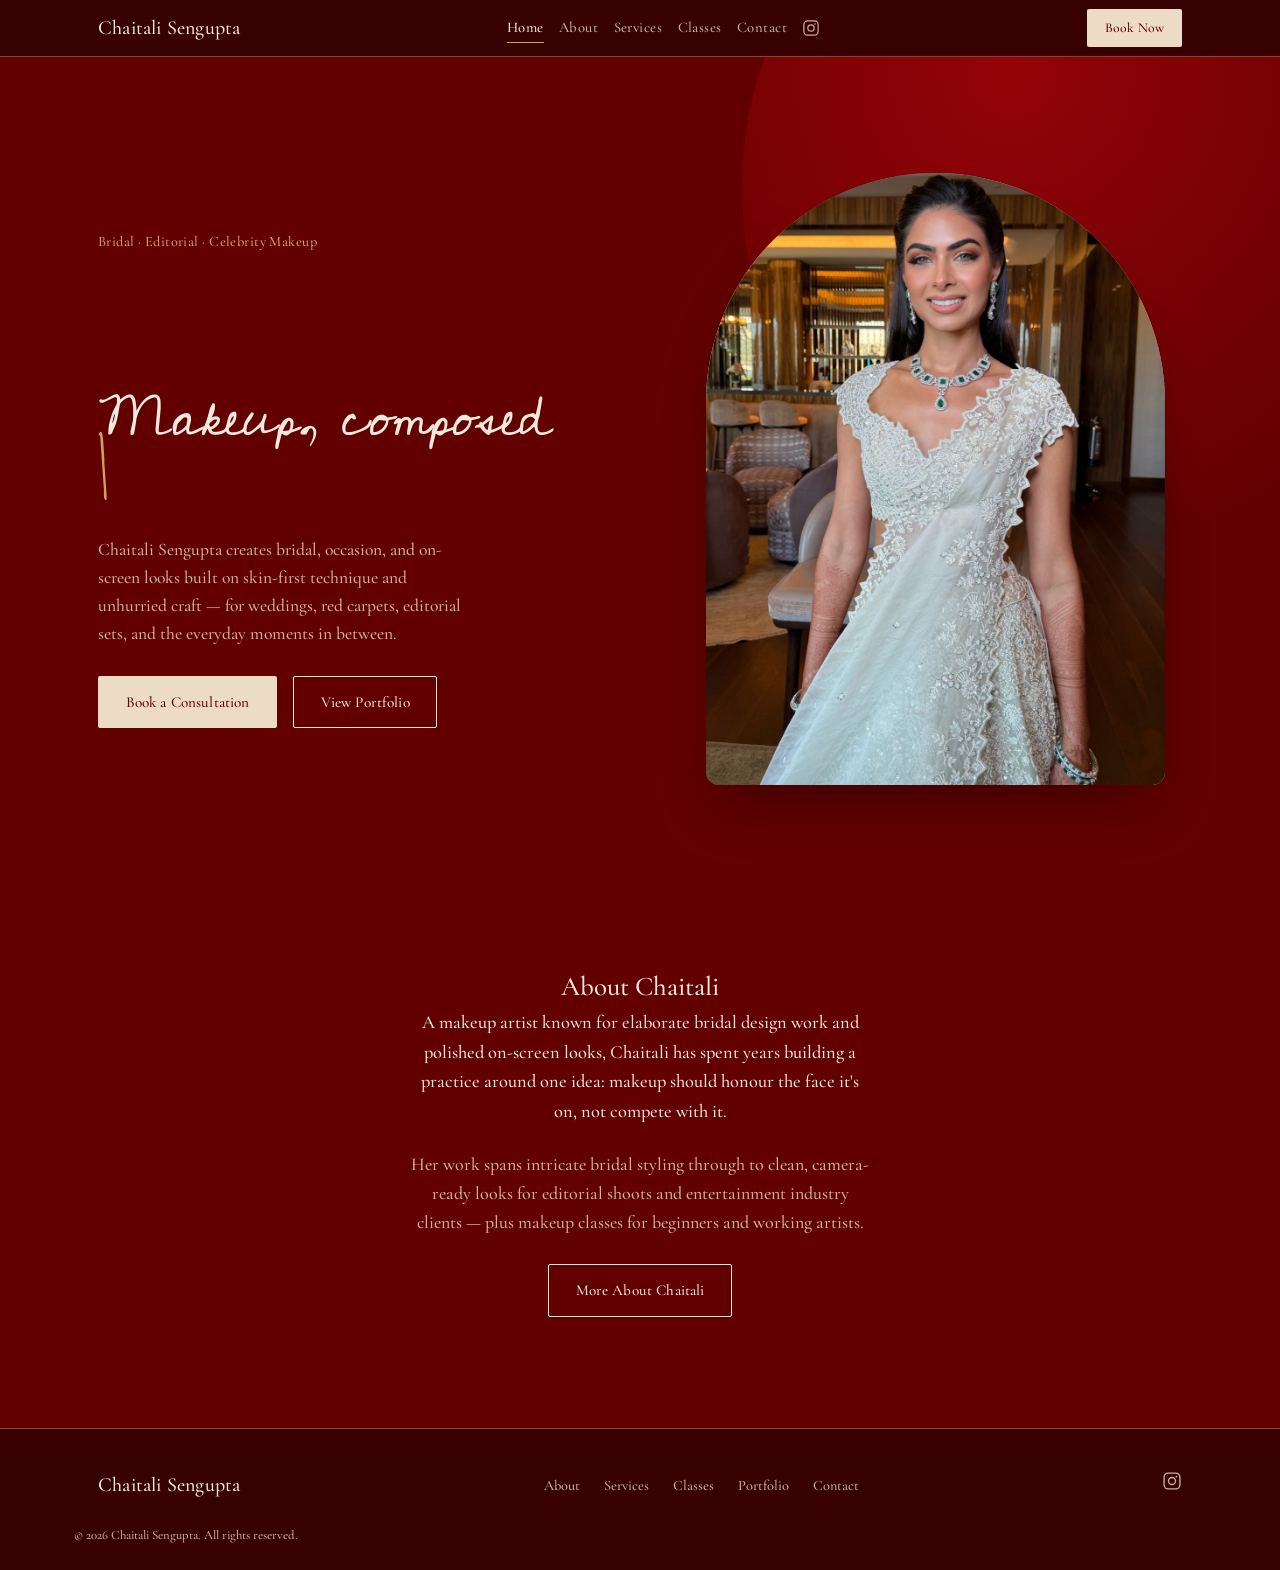
<file: index.html>
<!DOCTYPE html>
<html lang="en">
<head>
<meta charset="UTF-8">
<meta name="viewport" content="width=device-width, initial-scale=1.0">
<title>Chaitali Sengupta — Makeup Artist &amp; Educator</title>
<meta name="description" content="Chaitali Sengupta is a bridal, editorial &amp; celebrity makeup artist offering bookings and makeup classes.">
<link rel="icon" href="assets/images/favicon.svg" type="image/svg+xml">
<link rel="preconnect" href="https://fonts.googleapis.com">
<link rel="preconnect" href="https://fonts.gstatic.com" crossorigin>
<link href="https://fonts.googleapis.com/css2?family=Cedarville+Cursive&family=Cormorant+Garamond:ital,wght@0,400;0,500;0,600;0,700;1,400;1,500&display=swap" rel="stylesheet">
<link rel="stylesheet" href="css/styles.css?v=6">
</head>
<body>

<a class="skip-link" href="#main">Skip to content</a>

<header class="site-header">
  <div class="wrap header-inner">
    <a href="index.html" class="wordmark">Chaitali Sengupta</a>

    <nav class="main-nav" id="main-nav" aria-label="Primary">
      <a href="index.html" aria-current="page">Home</a>
      <a href="about.html">About</a>
      <a href="services.html">Services</a>
      <a href="classes.html">Classes</a>
      <a href="contact.html">Contact</a>
      <a href="https://www.instagram.com/facesbychaitalisengupta/" target="_blank" rel="noopener" class="nav-instagram" aria-label="Instagram">
        <svg viewBox="0 0 24 24" width="18" height="18" fill="none" stroke="currentColor" stroke-width="1.6"><rect x="2.5" y="2.5" width="19" height="19" rx="5"/><circle cx="12" cy="12" r="4.2"/><circle cx="17.3" cy="6.7" r="1.1" fill="currentColor" stroke="none"/></svg>
      </a>
      <a href="contact.html" class="btn btn-primary btn-small header-cta-mobile">Book Now</a>
    </nav>

    <a href="contact.html" class="btn btn-primary btn-small header-cta-desktop">Book Now</a>

    <button class="nav-toggle" id="nav-toggle" aria-expanded="false" aria-controls="main-nav" aria-label="Toggle menu">
      <span></span><span></span><span></span>
    </button>
  </div>
</header>

<main id="main">

  <!-- ============ HERO ============ -->
  <section class="hero">
    <div class="hero-arc" aria-hidden="true"></div>
    <div class="wrap hero-inner">
      <div class="hero-copy reveal">
        <p class="hero-kicker">Bridal &middot; Editorial &middot; Celebrity Makeup</p>
        <h1 class="hero-title hero-title-typewriter">
          <span class="sr-only">Makeup, composed with a quiet hand.</span>
          <span id="typewriter-text" class="typewriter-text" data-text="Makeup, composed\nwith a quiet hand." aria-hidden="true"></span><span class="typewriter-cursor" aria-hidden="true">|</span>
        </h1>
        <p class="hero-lede">
          Chaitali Sengupta creates bridal, occasion, and on-screen looks built on
          skin-first technique and unhurried craft — for weddings, red carpets,
          editorial sets, and the everyday moments in between.
        </p>
        <div class="hero-actions">
          <a href="contact.html" class="btn btn-primary">Book a Consultation</a>
          <a href="portfolio.html" class="btn btn-outline">View Portfolio</a>
        </div>
      </div>

      <div class="hero-portrait reveal">
        <div class="portrait-frame portrait-frame-crossfade">
          <img src="assets/images/photos/bridal-emerald-01.jpg" alt="Bridal makeup by Chaitali Sengupta — emerald jewellery and traditional draping">
          <img src="assets/images/photos/editorial-silver-sequin.jpg" alt="Editorial makeup by Chaitali Sengupta — silver sequin cape look">
          <img src="assets/images/photos/reception-ivory-02.jpg" alt="Reception makeup by Chaitali Sengupta — ivory embellished saree look">
        </div>
      </div>
    </div>
  </section>

  <!-- ============ ABOUT TEASER ============ -->
  <section class="about">
    <div class="wrap about-inner about-inner-text-only">
      <div class="about-copy">
        <div class="about-copy-part train-right">
          <h2>About Chaitali</h2>
          <p class="lede">
            A makeup artist known for elaborate bridal design work and polished
            on-screen looks, Chaitali has spent years building a practice around one
            idea: makeup should honour the face it's on, not compete with it.
          </p>
        </div>
        <div class="about-copy-part train-left">
          <p>
            Her work spans intricate bridal styling through to clean, camera-ready
            looks for editorial shoots and entertainment industry clients — plus
            makeup classes for beginners and working artists.
          </p>
          <div class="hero-actions">
            <a href="about.html" class="btn btn-outline">More About Chaitali</a>
          </div>
        </div>
      </div>
    </div>
  </section>


</main>

<footer class="site-footer">
  <div class="wrap footer-inner">
    <a href="index.html" class="wordmark">Chaitali Sengupta</a>
    <nav aria-label="Footer">
      <a href="about.html">About</a>
      <a href="services.html">Services</a>
      <a href="classes.html">Classes</a>
      <a href="portfolio.html">Portfolio</a>
      <a href="contact.html">Contact</a>
    </nav>
    <a href="https://www.instagram.com/facesbychaitalisengupta/" target="_blank" rel="noopener" class="footer-instagram" aria-label="Instagram">
      <svg viewBox="0 0 24 24" width="20" height="20" fill="none" stroke="currentColor" stroke-width="1.6"><rect x="2.5" y="2.5" width="19" height="19" rx="5"/><circle cx="12" cy="12" r="4.2"/><circle cx="17.3" cy="6.7" r="1.1" fill="currentColor" stroke="none"/></svg>
    </a>
  </div>
  <p class="footer-copy">&copy; <span id="year"></span> Chaitali Sengupta. All rights reserved.</p>
</footer>

<script src="js/main.js?v=5"></script>
</body>
</html>
</file>
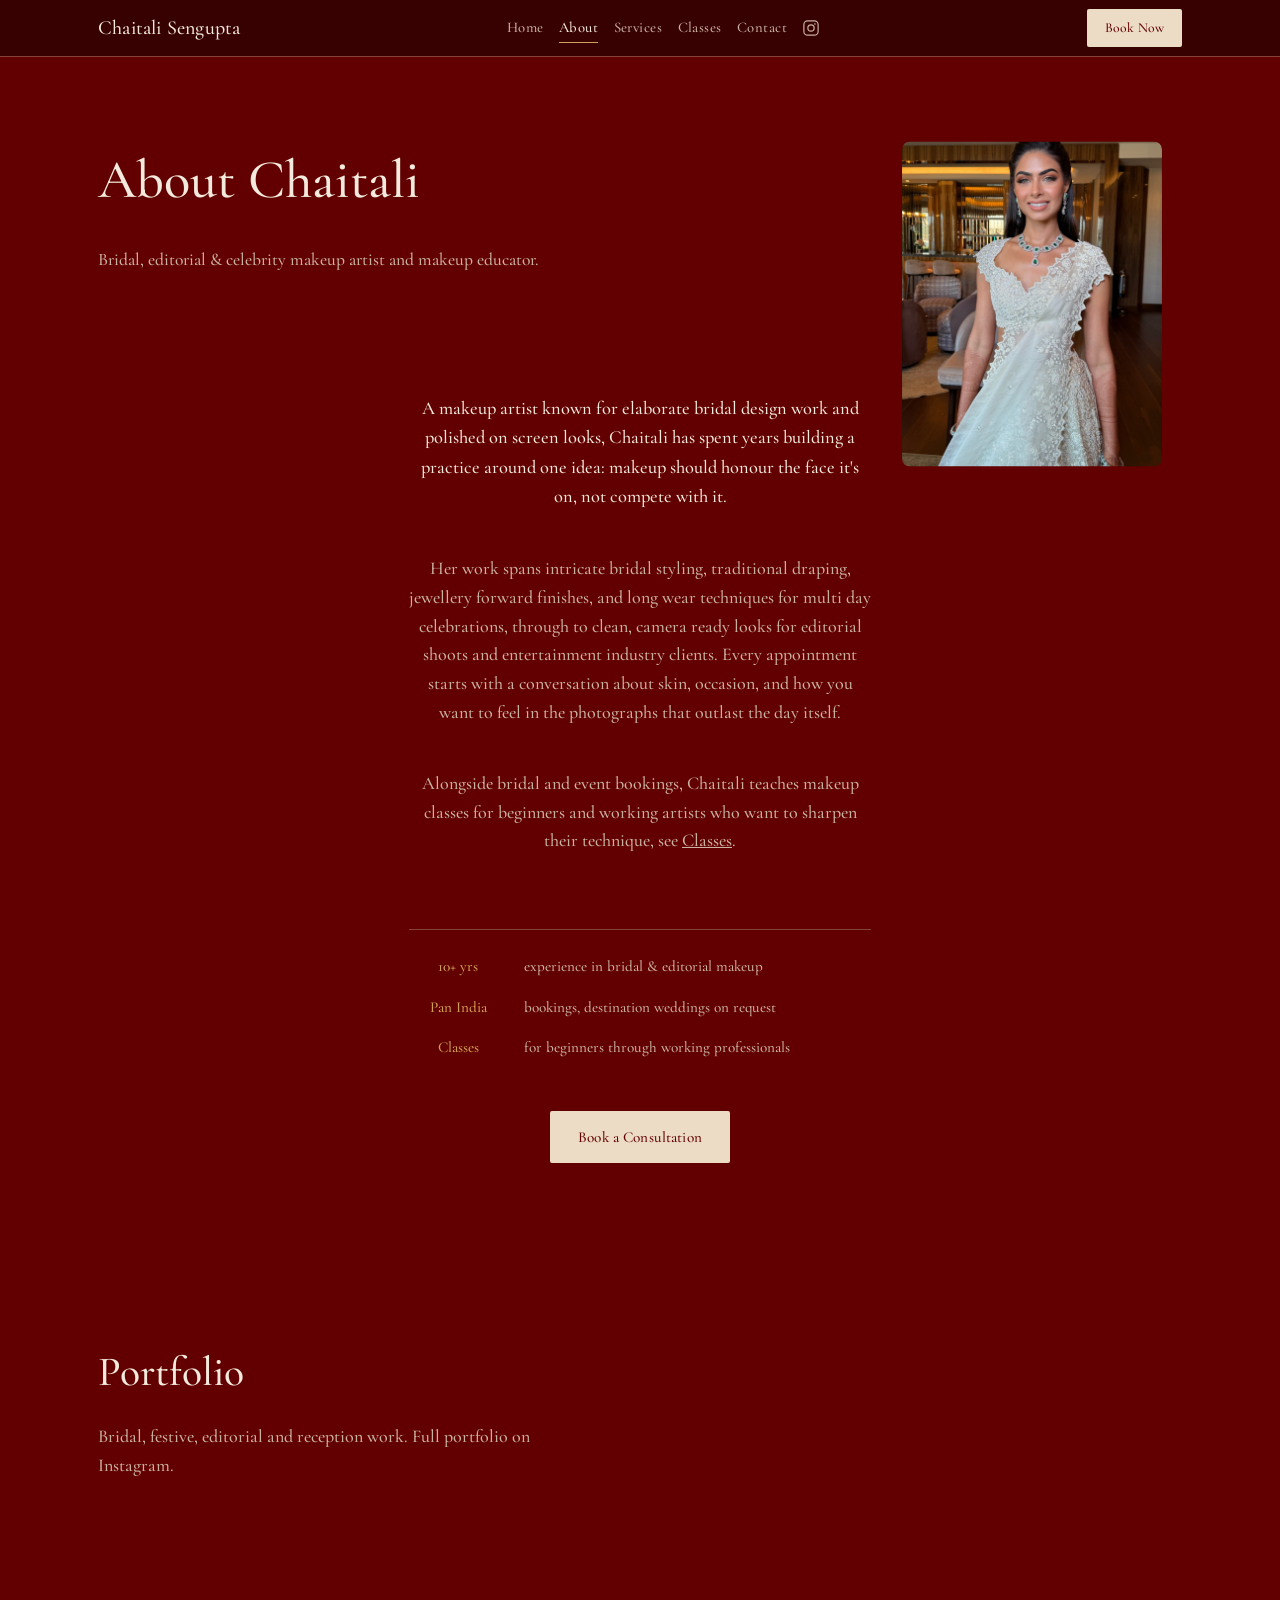
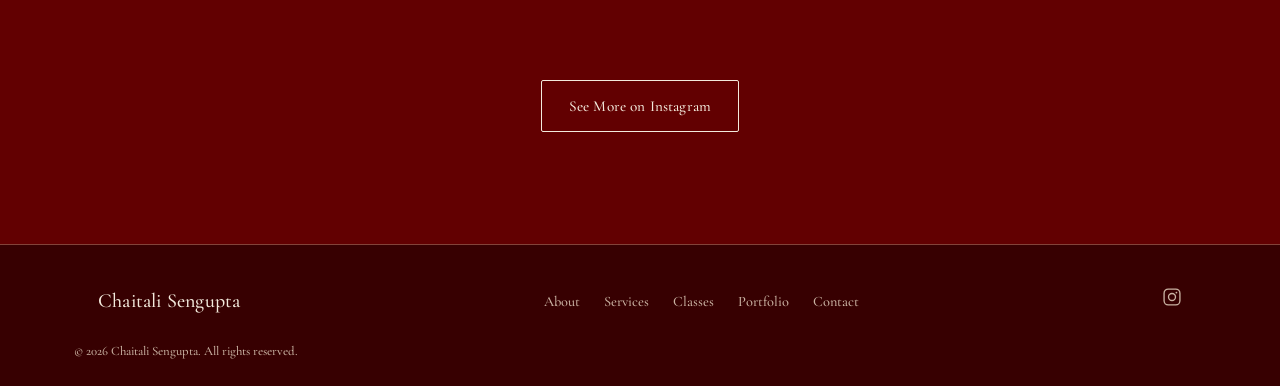
<file: about.html>
<!DOCTYPE html>
<html lang="en">
<head>
<meta charset="UTF-8">
<meta name="viewport" content="width=device-width, initial-scale=1.0">
<title>About | Chaitali Sengupta</title>
<meta name="description" content="About Chaitali Sengupta, bridal, editorial and celebrity makeup artist and makeup educator.">
<link rel="icon" href="assets/images/favicon.svg" type="image/svg+xml">
<link rel="preconnect" href="https://fonts.googleapis.com">
<link rel="preconnect" href="https://fonts.gstatic.com" crossorigin>
<link href="https://fonts.googleapis.com/css2?family=Cormorant+Garamond:ital,wght@0,400;0,500;0,600;0,700;1,400;1,500&display=swap" rel="stylesheet">
<link rel="stylesheet" href="css/styles.css?v=6">
</head>
<body>

<a class="skip-link" href="#main">Skip to content</a>

<header class="site-header">
  <div class="wrap header-inner">
    <a href="index.html" class="wordmark">Chaitali Sengupta</a>

    <nav class="main-nav" id="main-nav" aria-label="Primary">
      <a href="index.html">Home</a>
      <a href="about.html" aria-current="page">About</a>
      <a href="services.html">Services</a>
      <a href="classes.html">Classes</a>
      <a href="contact.html">Contact</a>
      <a href="https://www.instagram.com/facesbychaitalisengupta/" target="_blank" rel="noopener" class="nav-instagram" aria-label="Instagram">
        <svg viewBox="0 0 24 24" width="18" height="18" fill="none" stroke="currentColor" stroke-width="1.6"><rect x="2.5" y="2.5" width="19" height="19" rx="5"/><circle cx="12" cy="12" r="4.2"/><circle cx="17.3" cy="6.7" r="1.1" fill="currentColor" stroke="none"/></svg>
      </a>
      <a href="contact.html" class="btn btn-primary btn-small header-cta-mobile">Book Now</a>
    </nav>

    <a href="contact.html" class="btn btn-primary btn-small header-cta-desktop">Book Now</a>

    <button class="nav-toggle" id="nav-toggle" aria-expanded="false" aria-controls="main-nav" aria-label="Toggle menu">
      <span></span><span></span><span></span>
    </button>
  </div>
</header>

<main id="main">

  <div class="wrap page-header">
    <h1>About Chaitali</h1>
    <p>Bridal, editorial &amp; celebrity makeup artist and makeup educator.</p>
  </div>

  <section class="about about-portfolio-merge">
    <div class="wrap about-inner about-inner-text-only">
      <div class="about-copy">
        <p class="lede">
          A makeup artist known for elaborate bridal design work and polished
          on screen looks, Chaitali has spent years building a practice around one
          idea: makeup should honour the face it's on, not compete with it.
        </p>
        <p>
          Her work spans intricate bridal styling, traditional draping, jewellery forward
          finishes, and long wear techniques for multi day celebrations, through to
          clean, camera ready looks for editorial shoots and entertainment industry
          clients. Every appointment starts with a conversation about skin, occasion,
          and how you want to feel in the photographs that outlast the day itself.
        </p>
        <p>
          Alongside bridal and event bookings, Chaitali teaches makeup classes for
          beginners and working artists who want to sharpen their technique,
          see <a href="classes.html" style="text-decoration:underline;">Classes</a>.
        </p>
        <ul class="about-facts">
          <li><span>10+ yrs</span>experience in bridal &amp; editorial makeup</li>
          <li><span>Pan India</span>bookings, destination weddings on request</li>
          <li><span>Classes</span>for beginners through working professionals</li>
        </ul>
        <div class="hero-actions">
          <a href="contact.html" class="btn btn-primary">Book a Consultation</a>
        </div>
      </div>
    </div>
  </section>

  <!-- Scroll-following photo: glued to the right edge of the viewport,
       tracking scroll position vertically while the About copy scrolls
       past, then docks horizontally onto the marquee's anchored first
       slot once the pinned dock stage below engages. -->
  <div class="follow-photo is-following" id="follow-photo" aria-hidden="true" style="left: 1262px; top: 304px;">
    <img src="assets/images/photos/reception-ivory-02.jpg" alt="">
  </div>

  <!-- ============ PORTFOLIO (revealed by the follow-photo dock) ============ -->
  <section class="portfolio" id="portfolio">
    <div class="wrap">
      <div class="section-head reveal">
        <h2>Portfolio</h2>
        <p>Bridal, festive, editorial and reception work. Full portfolio on Instagram.</p>
      </div>

      <div class="portfolio-dock-spacer" id="portfolio-dock-spacer">
      <div class="portfolio-dock-stage" id="portfolio-dock-stage">
      <div class="portfolio-marquee" id="portfolio-marquee">
        <div class="portfolio-marquee-anchor" id="portfolio-marquee-anchor" aria-hidden="true"></div>
        <div class="portfolio-marquee-viewport">
        <div class="portfolio-marquee-track">
          <figure class="portfolio-marquee-card">
            <img src="assets/images/thumbs/bridal-emerald-01.jpg" alt="Bridal makeup, emerald jewellery and veil">
            <figcaption class="gallery-scrim"><span class="gallery-tag">Bridal</span></figcaption>
          </figure>
          <figure class="portfolio-marquee-card">
            <img src="assets/images/thumbs/bridal-emerald-02.jpg" alt="Bridal makeup detail, emerald choker">
            <figcaption class="gallery-scrim"><span class="gallery-tag">Bridal</span></figcaption>
          </figure>
          <figure class="portfolio-marquee-card">
            <img src="assets/images/thumbs/editorial-silver-sequin.jpg" alt="Editorial makeup, silver sequin cape">
            <figcaption class="gallery-scrim"><span class="gallery-tag">Editorial</span></figcaption>
          </figure>
          <figure class="portfolio-marquee-card">
            <img src="assets/images/thumbs/reception-navy-gown.jpg" alt="Reception makeup, navy gown">
            <figcaption class="gallery-scrim"><span class="gallery-tag">Reception</span></figcaption>
          </figure>
          <figure class="portfolio-marquee-card">
            <img src="assets/images/thumbs/festive-gold-01.jpg" alt="Festive gold beaded makeup look">
            <figcaption class="gallery-scrim"><span class="gallery-tag">Festive</span></figcaption>
          </figure>
          <figure class="portfolio-marquee-card">
            <img src="assets/images/thumbs/reception-ivory-01.jpg" alt="Reception makeup, ivory embellished blouse">
            <figcaption class="gallery-scrim"><span class="gallery-tag">Reception</span></figcaption>
          </figure>
          <figure class="portfolio-marquee-card">
            <img src="assets/images/thumbs/party-navy-corset.jpg" alt="Party makeup, navy corset look">
            <figcaption class="gallery-scrim"><span class="gallery-tag">Party</span></figcaption>
          </figure>
          <figure class="portfolio-marquee-card">
            <img src="assets/images/thumbs/festive-gold-02.jpg" alt="Festive gold beaded makeup, doorway portrait">
            <figcaption class="gallery-scrim"><span class="gallery-tag">Festive</span></figcaption>
          </figure>
          <figure class="portfolio-marquee-card">
            <img src="assets/images/thumbs/reception-ivory-02.jpg" alt="Reception makeup, ivory saree-style look">
            <figcaption class="gallery-scrim"><span class="gallery-tag">Reception</span></figcaption>
          </figure>
          <!-- duplicated for a seamless loop -->
          <figure class="portfolio-marquee-card" aria-hidden="true">
            <img src="assets/images/thumbs/bridal-emerald-01.jpg" alt="">
            <figcaption class="gallery-scrim"><span class="gallery-tag">Bridal</span></figcaption>
          </figure>
          <figure class="portfolio-marquee-card" aria-hidden="true">
            <img src="assets/images/thumbs/bridal-emerald-02.jpg" alt="">
            <figcaption class="gallery-scrim"><span class="gallery-tag">Bridal</span></figcaption>
          </figure>
          <figure class="portfolio-marquee-card" aria-hidden="true">
            <img src="assets/images/thumbs/editorial-silver-sequin.jpg" alt="">
            <figcaption class="gallery-scrim"><span class="gallery-tag">Editorial</span></figcaption>
          </figure>
          <figure class="portfolio-marquee-card" aria-hidden="true">
            <img src="assets/images/thumbs/reception-navy-gown.jpg" alt="">
            <figcaption class="gallery-scrim"><span class="gallery-tag">Reception</span></figcaption>
          </figure>
          <figure class="portfolio-marquee-card" aria-hidden="true">
            <img src="assets/images/thumbs/festive-gold-01.jpg" alt="">
            <figcaption class="gallery-scrim"><span class="gallery-tag">Festive</span></figcaption>
          </figure>
          <figure class="portfolio-marquee-card" aria-hidden="true">
            <img src="assets/images/thumbs/reception-ivory-01.jpg" alt="">
            <figcaption class="gallery-scrim"><span class="gallery-tag">Reception</span></figcaption>
          </figure>
          <figure class="portfolio-marquee-card" aria-hidden="true">
            <img src="assets/images/thumbs/party-navy-corset.jpg" alt="">
            <figcaption class="gallery-scrim"><span class="gallery-tag">Party</span></figcaption>
          </figure>
          <figure class="portfolio-marquee-card" aria-hidden="true">
            <img src="assets/images/thumbs/festive-gold-02.jpg" alt="">
            <figcaption class="gallery-scrim"><span class="gallery-tag">Festive</span></figcaption>
          </figure>
          <figure class="portfolio-marquee-card" aria-hidden="true">
            <img src="assets/images/thumbs/reception-ivory-02.jpg" alt="">
            <figcaption class="gallery-scrim"><span class="gallery-tag">Reception</span></figcaption>
          </figure>
        </div>
        </div>
      </div>
      </div>
      </div>

      <div class="portfolio-cta reveal">
        <a href="https://www.instagram.com/facesbychaitalisengupta/" target="_blank" rel="noopener" class="btn btn-outline">
          See More on Instagram
        </a>
      </div>
    </div>
  </section>

</main>

<footer class="site-footer">
  <div class="wrap footer-inner">
    <a href="index.html" class="wordmark">Chaitali Sengupta</a>
    <nav aria-label="Footer">
      <a href="about.html">About</a>
      <a href="services.html">Services</a>
      <a href="classes.html">Classes</a>
      <a href="portfolio.html">Portfolio</a>
      <a href="contact.html">Contact</a>
    </nav>
    <a href="https://www.instagram.com/facesbychaitalisengupta/" target="_blank" rel="noopener" class="footer-instagram" aria-label="Instagram">
      <svg viewBox="0 0 24 24" width="20" height="20" fill="none" stroke="currentColor" stroke-width="1.6"><rect x="2.5" y="2.5" width="19" height="19" rx="5"/><circle cx="12" cy="12" r="4.2"/><circle cx="17.3" cy="6.7" r="1.1" fill="currentColor" stroke="none"/></svg>
    </a>
  </div>
  <p class="footer-copy">&copy; <span id="year"></span> Chaitali Sengupta. All rights reserved.</p>
</footer>

<script src="js/main.js?v=21"></script>
</body>
</html>
</file>
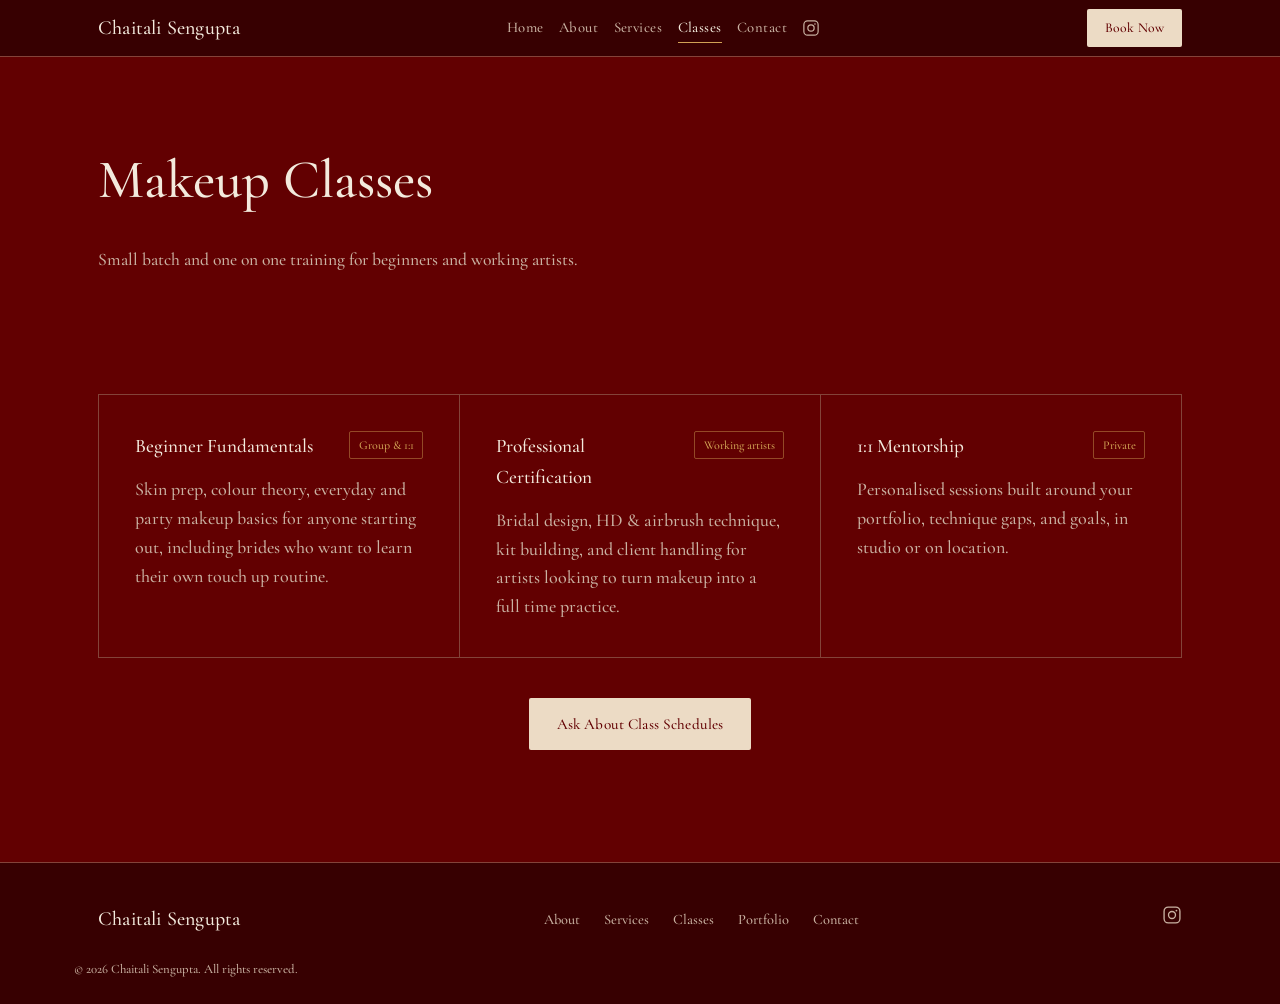
<file: classes.html>
<!DOCTYPE html>
<html lang="en">
<head>
<meta charset="UTF-8">
<meta name="viewport" content="width=device-width, initial-scale=1.0">
<title>Makeup Classes | Chaitali Sengupta</title>
<meta name="description" content="Beginner, professional certification, and one on one makeup classes with Chaitali Sengupta.">
<link rel="icon" href="assets/images/favicon.svg" type="image/svg+xml">
<link rel="preconnect" href="https://fonts.googleapis.com">
<link rel="preconnect" href="https://fonts.gstatic.com" crossorigin>
<link href="https://fonts.googleapis.com/css2?family=Cormorant+Garamond:ital,wght@0,400;0,500;0,600;0,700;1,400;1,500&display=swap" rel="stylesheet">
<link rel="stylesheet" href="css/styles.css?v=6">
</head>
<body>

<a class="skip-link" href="#main">Skip to content</a>

<header class="site-header">
  <div class="wrap header-inner">
    <a href="index.html" class="wordmark">Chaitali Sengupta</a>

    <nav class="main-nav" id="main-nav" aria-label="Primary">
      <a href="index.html">Home</a>
      <a href="about.html">About</a>
      <a href="services.html">Services</a>
      <a href="classes.html" aria-current="page">Classes</a>
      <a href="contact.html">Contact</a>
      <a href="https://www.instagram.com/facesbychaitalisengupta/" target="_blank" rel="noopener" class="nav-instagram" aria-label="Instagram">
        <svg viewBox="0 0 24 24" width="18" height="18" fill="none" stroke="currentColor" stroke-width="1.6"><rect x="2.5" y="2.5" width="19" height="19" rx="5"/><circle cx="12" cy="12" r="4.2"/><circle cx="17.3" cy="6.7" r="1.1" fill="currentColor" stroke="none"/></svg>
      </a>
      <a href="contact.html" class="btn btn-primary btn-small header-cta-mobile">Book Now</a>
    </nav>

    <a href="contact.html" class="btn btn-primary btn-small header-cta-desktop">Book Now</a>

    <button class="nav-toggle" id="nav-toggle" aria-expanded="false" aria-controls="main-nav" aria-label="Toggle menu">
      <span></span><span></span><span></span>
    </button>
  </div>
</header>

<main id="main">

  <div class="wrap page-header reveal">
    <h1>Makeup Classes</h1>
    <p>Small batch and one on one training for beginners and working artists.</p>
  </div>

  <section class="classes">
    <div class="wrap">
      <div class="class-list">
        <article class="class-row reveal">
          <div class="class-row-head">
            <h3>Beginner Fundamentals</h3>
            <span class="class-tag">Group &amp; 1:1</span>
          </div>
          <p>
            Skin prep, colour theory, everyday and party makeup basics for anyone
            starting out, including brides who want to learn their own touch up
            routine.
          </p>
        </article>

        <article class="class-row reveal">
          <div class="class-row-head">
            <h3>Professional Certification</h3>
            <span class="class-tag">Working artists</span>
          </div>
          <p>
            Bridal design, HD &amp; airbrush technique, kit building, and client
            handling for artists looking to turn makeup into a full time practice.
          </p>
        </article>

        <article class="class-row reveal">
          <div class="class-row-head">
            <h3>1:1 Mentorship</h3>
            <span class="class-tag">Private</span>
          </div>
          <p>
            Personalised sessions built around your portfolio, technique gaps, and
            goals, in studio or on location.
          </p>
        </article>
      </div>

      <div class="classes-cta reveal">
        <a href="contact.html" class="btn btn-primary">Ask About Class Schedules</a>
      </div>
    </div>
  </section>

</main>

<footer class="site-footer">
  <div class="wrap footer-inner">
    <a href="index.html" class="wordmark">Chaitali Sengupta</a>
    <nav aria-label="Footer">
      <a href="about.html">About</a>
      <a href="services.html">Services</a>
      <a href="classes.html">Classes</a>
      <a href="portfolio.html">Portfolio</a>
      <a href="contact.html">Contact</a>
    </nav>
    <a href="https://www.instagram.com/facesbychaitalisengupta/" target="_blank" rel="noopener" class="footer-instagram" aria-label="Instagram">
      <svg viewBox="0 0 24 24" width="20" height="20" fill="none" stroke="currentColor" stroke-width="1.6"><rect x="2.5" y="2.5" width="19" height="19" rx="5"/><circle cx="12" cy="12" r="4.2"/><circle cx="17.3" cy="6.7" r="1.1" fill="currentColor" stroke="none"/></svg>
    </a>
  </div>
  <p class="footer-copy">&copy; <span id="year"></span> Chaitali Sengupta. All rights reserved.</p>
</footer>

<script src="js/main.js?v=5"></script>
</body>
</html>
</file>
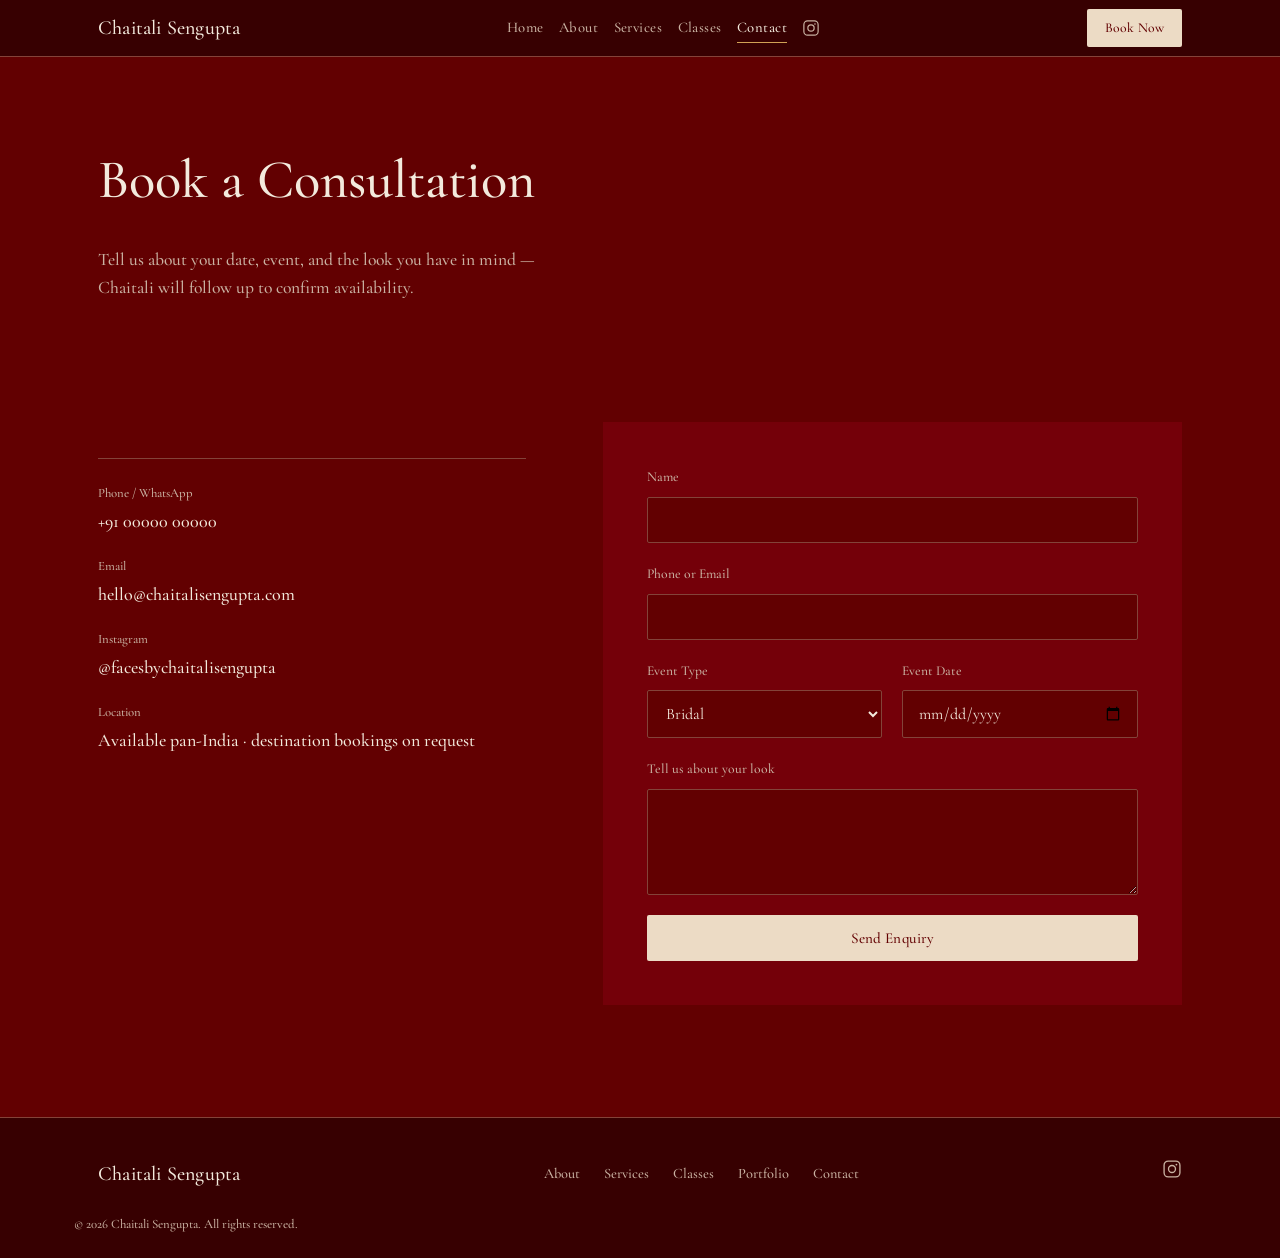
<file: contact.html>
<!DOCTYPE html>
<html lang="en">
<head>
<meta charset="UTF-8">
<meta name="viewport" content="width=device-width, initial-scale=1.0">
<title>Contact — Chaitali Sengupta</title>
<meta name="description" content="Book a consultation with Chaitali Sengupta for bridal, party, editorial makeup or makeup classes.">
<link rel="icon" href="assets/images/favicon.svg" type="image/svg+xml">
<link rel="preconnect" href="https://fonts.googleapis.com">
<link rel="preconnect" href="https://fonts.gstatic.com" crossorigin>
<link href="https://fonts.googleapis.com/css2?family=Cormorant+Garamond:ital,wght@0,400;0,500;0,600;0,700;1,400;1,500&display=swap" rel="stylesheet">
<link rel="stylesheet" href="css/styles.css?v=6">
</head>
<body>

<a class="skip-link" href="#main">Skip to content</a>

<header class="site-header">
  <div class="wrap header-inner">
    <a href="index.html" class="wordmark">Chaitali Sengupta</a>

    <nav class="main-nav" id="main-nav" aria-label="Primary">
      <a href="index.html">Home</a>
      <a href="about.html">About</a>
      <a href="services.html">Services</a>
      <a href="classes.html">Classes</a>
      <a href="contact.html" aria-current="page">Contact</a>
      <a href="https://www.instagram.com/facesbychaitalisengupta/" target="_blank" rel="noopener" class="nav-instagram" aria-label="Instagram">
        <svg viewBox="0 0 24 24" width="18" height="18" fill="none" stroke="currentColor" stroke-width="1.6"><rect x="2.5" y="2.5" width="19" height="19" rx="5"/><circle cx="12" cy="12" r="4.2"/><circle cx="17.3" cy="6.7" r="1.1" fill="currentColor" stroke="none"/></svg>
      </a>
      <a href="contact.html" class="btn btn-primary btn-small header-cta-mobile">Book Now</a>
    </nav>

    <a href="contact.html" class="btn btn-primary btn-small header-cta-desktop">Book Now</a>

    <button class="nav-toggle" id="nav-toggle" aria-expanded="false" aria-controls="main-nav" aria-label="Toggle menu">
      <span></span><span></span><span></span>
    </button>
  </div>
</header>

<main id="main">

  <div class="wrap page-header reveal">
    <h1>Book a Consultation</h1>
    <p>Tell us about your date, event, and the look you have in mind — Chaitali will follow up to confirm availability.</p>
  </div>

  <section class="contact">
    <div class="wrap contact-inner">
      <div class="contact-copy reveal">
        <ul class="contact-details">
          <li>
            <span class="contact-label">Phone / WhatsApp</span>
            <a href="https://wa.me/910000000000" target="_blank" rel="noopener">+91 00000 00000</a>
          </li>
          <li>
            <span class="contact-label">Email</span>
            <a href="mailto:hello@chaitalisengupta.com">hello@chaitalisengupta.com</a>
          </li>
          <li>
            <span class="contact-label">Instagram</span>
            <a href="https://www.instagram.com/facesbychaitalisengupta/" target="_blank" rel="noopener">@facesbychaitalisengupta</a>
          </li>
          <li>
            <span class="contact-label">Location</span>
            <span>Available pan-India &middot; destination bookings on request</span>
          </li>
        </ul>
      </div>

      <form class="contact-form reveal" action="mailto:hello@chaitalisengupta.com" method="post" enctype="text/plain">
        <div class="form-row">
          <label for="name">Name</label>
          <input type="text" id="name" name="Name" required autocomplete="name">
        </div>
        <div class="form-row">
          <label for="phone">Phone or Email</label>
          <input type="text" id="phone" name="Contact" required autocomplete="email">
        </div>
        <div class="form-row form-row-split">
          <div>
            <label for="event">Event Type</label>
            <select id="event" name="Event Type">
              <option>Bridal</option>
              <option>Party / Occasion</option>
              <option>Editorial / Celebrity</option>
              <option>Makeup Class</option>
              <option>Other</option>
            </select>
          </div>
          <div>
            <label for="date">Event Date</label>
            <input type="date" id="date" name="Event Date">
          </div>
        </div>
        <div class="form-row">
          <label for="message">Tell us about your look</label>
          <textarea id="message" name="Message" rows="4" required></textarea>
        </div>
        <button type="submit" class="btn btn-primary btn-full">Send Enquiry</button>
      </form>
    </div>
  </section>

</main>

<footer class="site-footer">
  <div class="wrap footer-inner">
    <a href="index.html" class="wordmark">Chaitali Sengupta</a>
    <nav aria-label="Footer">
      <a href="about.html">About</a>
      <a href="services.html">Services</a>
      <a href="classes.html">Classes</a>
      <a href="portfolio.html">Portfolio</a>
      <a href="contact.html">Contact</a>
    </nav>
    <a href="https://www.instagram.com/facesbychaitalisengupta/" target="_blank" rel="noopener" class="footer-instagram" aria-label="Instagram">
      <svg viewBox="0 0 24 24" width="20" height="20" fill="none" stroke="currentColor" stroke-width="1.6"><rect x="2.5" y="2.5" width="19" height="19" rx="5"/><circle cx="12" cy="12" r="4.2"/><circle cx="17.3" cy="6.7" r="1.1" fill="currentColor" stroke="none"/></svg>
    </a>
  </div>
  <p class="footer-copy">&copy; <span id="year"></span> Chaitali Sengupta. All rights reserved.</p>
</footer>

<script src="js/main.js?v=5"></script>
</body>
</html>
</file>
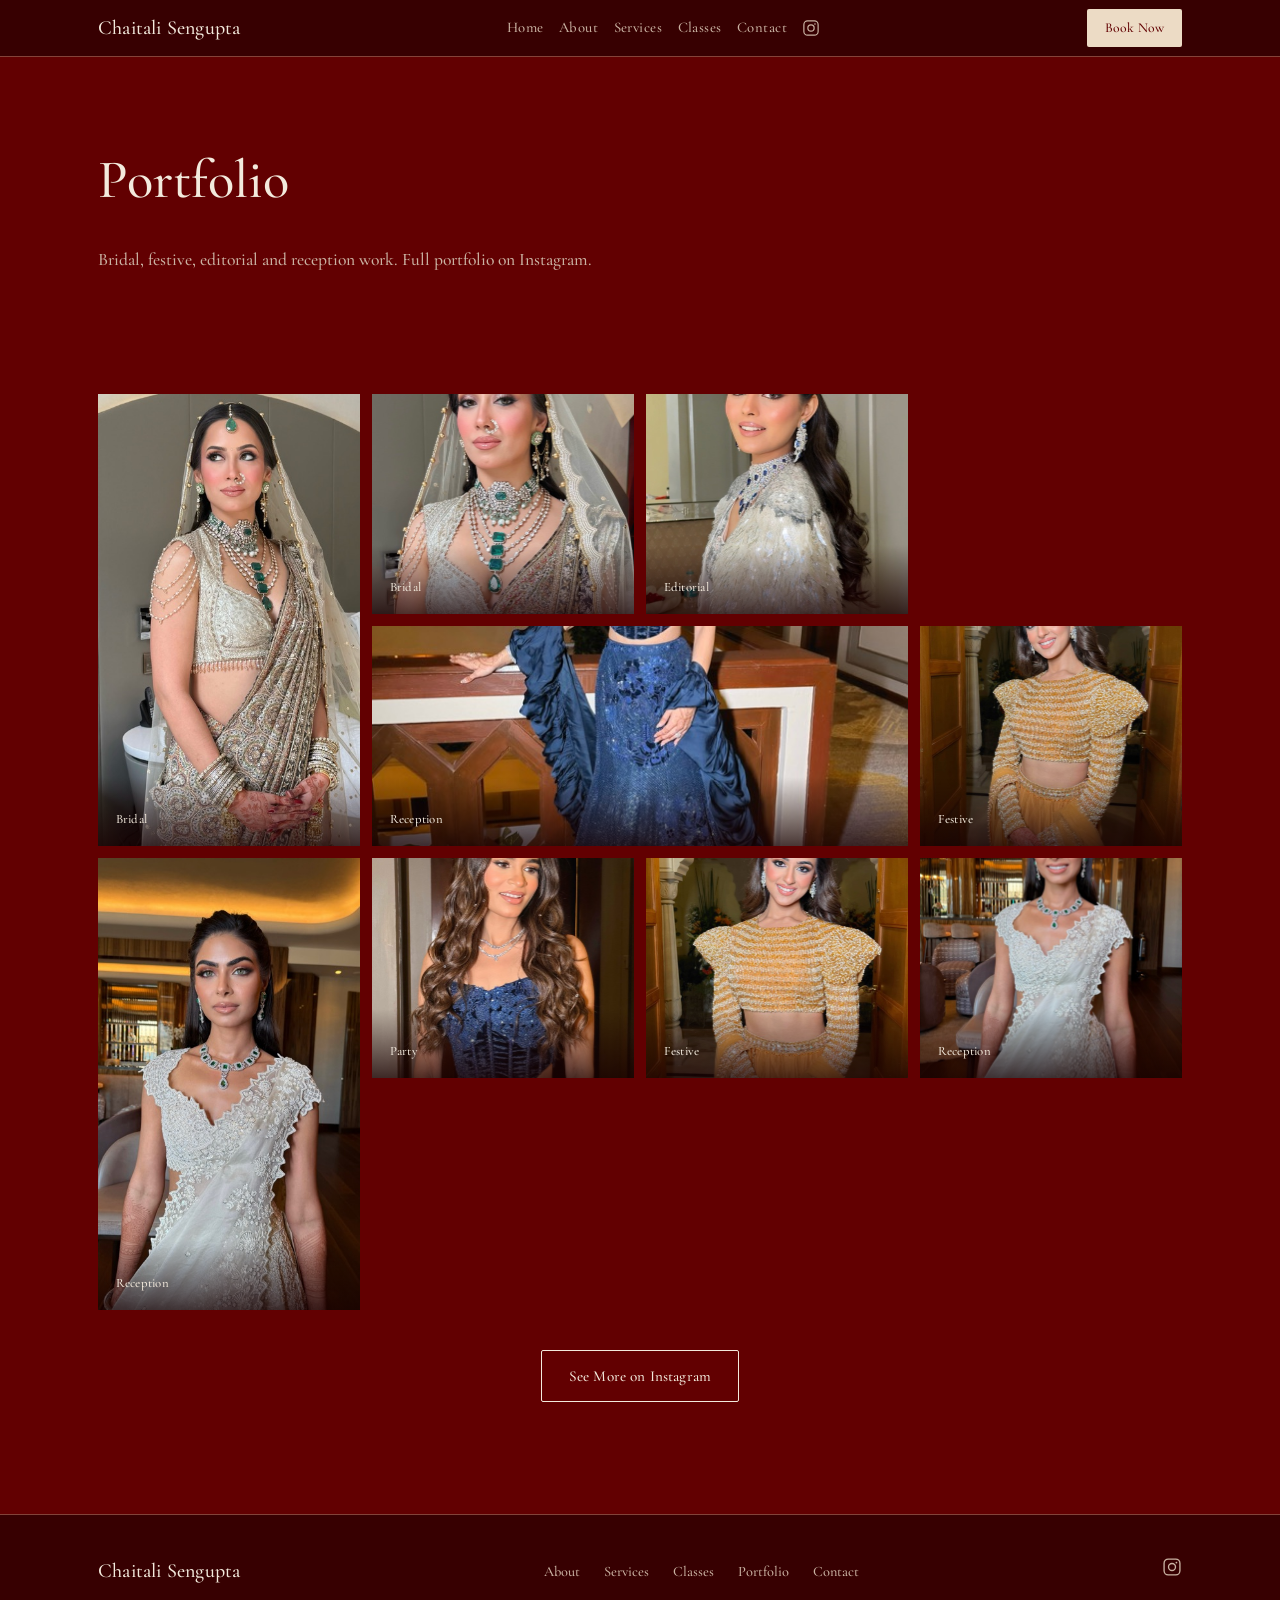
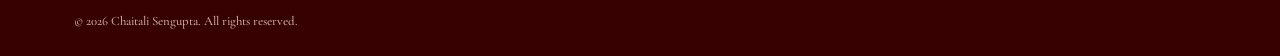
<file: portfolio.html>
<!DOCTYPE html>
<html lang="en">
<head>
<meta charset="UTF-8">
<meta name="viewport" content="width=device-width, initial-scale=1.0">
<title>Portfolio — Chaitali Sengupta</title>
<meta name="description" content="Bridal, editorial, festive and reception makeup portfolio by Chaitali Sengupta.">
<link rel="icon" href="assets/images/favicon.svg" type="image/svg+xml">
<link rel="preconnect" href="https://fonts.googleapis.com">
<link rel="preconnect" href="https://fonts.gstatic.com" crossorigin>
<link href="https://fonts.googleapis.com/css2?family=Cormorant+Garamond:ital,wght@0,400;0,500;0,600;0,700;1,400;1,500&display=swap" rel="stylesheet">
<link rel="stylesheet" href="css/styles.css?v=6">
</head>
<body>

<a class="skip-link" href="#main">Skip to content</a>

<header class="site-header">
  <div class="wrap header-inner">
    <a href="index.html" class="wordmark">Chaitali Sengupta</a>

    <nav class="main-nav" id="main-nav" aria-label="Primary">
      <a href="index.html">Home</a>
      <a href="about.html">About</a>
      <a href="services.html">Services</a>
      <a href="classes.html">Classes</a>
      <a href="contact.html">Contact</a>
      <a href="https://www.instagram.com/facesbychaitalisengupta/" target="_blank" rel="noopener" class="nav-instagram" aria-label="Instagram">
        <svg viewBox="0 0 24 24" width="18" height="18" fill="none" stroke="currentColor" stroke-width="1.6"><rect x="2.5" y="2.5" width="19" height="19" rx="5"/><circle cx="12" cy="12" r="4.2"/><circle cx="17.3" cy="6.7" r="1.1" fill="currentColor" stroke="none"/></svg>
      </a>
      <a href="contact.html" class="btn btn-primary btn-small header-cta-mobile">Book Now</a>
    </nav>

    <a href="contact.html" class="btn btn-primary btn-small header-cta-desktop">Book Now</a>

    <button class="nav-toggle" id="nav-toggle" aria-expanded="false" aria-controls="main-nav" aria-label="Toggle menu">
      <span></span><span></span><span></span>
    </button>
  </div>
</header>

<main id="main">

  <div class="wrap page-header reveal">
    <h1>Portfolio</h1>
    <p>Bridal, festive, editorial and reception work. Full portfolio on Instagram.</p>
  </div>

  <section class="portfolio">
    <div class="wrap">
      <div class="gallery">
        <figure class="gallery-item span-tall reveal">
          <img src="assets/images/thumbs/bridal-emerald-01.jpg" alt="Bridal makeup, emerald jewellery and veil">
          <figcaption class="gallery-scrim"><span class="gallery-tag">Bridal</span></figcaption>
        </figure>
        <figure class="gallery-item reveal">
          <img src="assets/images/thumbs/bridal-emerald-02.jpg" alt="Bridal makeup detail, emerald choker">
          <figcaption class="gallery-scrim"><span class="gallery-tag">Bridal</span></figcaption>
        </figure>
        <figure class="gallery-item reveal">
          <img src="assets/images/thumbs/editorial-silver-sequin.jpg" alt="Editorial makeup, silver sequin cape">
          <figcaption class="gallery-scrim"><span class="gallery-tag">Editorial</span></figcaption>
        </figure>
        <figure class="gallery-item span-wide reveal">
          <img src="assets/images/thumbs/reception-navy-gown.jpg" alt="Reception makeup, navy gown">
          <figcaption class="gallery-scrim"><span class="gallery-tag">Reception</span></figcaption>
        </figure>
        <figure class="gallery-item reveal">
          <img src="assets/images/thumbs/festive-gold-01.jpg" alt="Festive gold beaded makeup look">
          <figcaption class="gallery-scrim"><span class="gallery-tag">Festive</span></figcaption>
        </figure>
        <figure class="gallery-item span-tall reveal">
          <img src="assets/images/thumbs/reception-ivory-01.jpg" alt="Reception makeup, ivory embellished blouse">
          <figcaption class="gallery-scrim"><span class="gallery-tag">Reception</span></figcaption>
        </figure>
        <figure class="gallery-item reveal">
          <img src="assets/images/thumbs/party-navy-corset.jpg" alt="Party makeup, navy corset look">
          <figcaption class="gallery-scrim"><span class="gallery-tag">Party</span></figcaption>
        </figure>
        <figure class="gallery-item reveal">
          <img src="assets/images/thumbs/festive-gold-02.jpg" alt="Festive gold beaded makeup, doorway portrait">
          <figcaption class="gallery-scrim"><span class="gallery-tag">Festive</span></figcaption>
        </figure>
        <figure class="gallery-item reveal">
          <img src="assets/images/thumbs/reception-ivory-02.jpg" alt="Reception makeup, ivory saree-style look">
          <figcaption class="gallery-scrim"><span class="gallery-tag">Reception</span></figcaption>
        </figure>
      </div>

      <div class="portfolio-cta reveal">
        <a href="https://www.instagram.com/facesbychaitalisengupta/" target="_blank" rel="noopener" class="btn btn-outline">
          See More on Instagram
        </a>
      </div>
    </div>
  </section>

</main>

<footer class="site-footer">
  <div class="wrap footer-inner">
    <a href="index.html" class="wordmark">Chaitali Sengupta</a>
    <nav aria-label="Footer">
      <a href="about.html">About</a>
      <a href="services.html">Services</a>
      <a href="classes.html">Classes</a>
      <a href="portfolio.html">Portfolio</a>
      <a href="contact.html">Contact</a>
    </nav>
    <a href="https://www.instagram.com/facesbychaitalisengupta/" target="_blank" rel="noopener" class="footer-instagram" aria-label="Instagram">
      <svg viewBox="0 0 24 24" width="20" height="20" fill="none" stroke="currentColor" stroke-width="1.6"><rect x="2.5" y="2.5" width="19" height="19" rx="5"/><circle cx="12" cy="12" r="4.2"/><circle cx="17.3" cy="6.7" r="1.1" fill="currentColor" stroke="none"/></svg>
    </a>
  </div>
  <p class="footer-copy">&copy; <span id="year"></span> Chaitali Sengupta. All rights reserved.</p>
</footer>

<script src="js/main.js?v=5"></script>
</body>
</html>
</file>
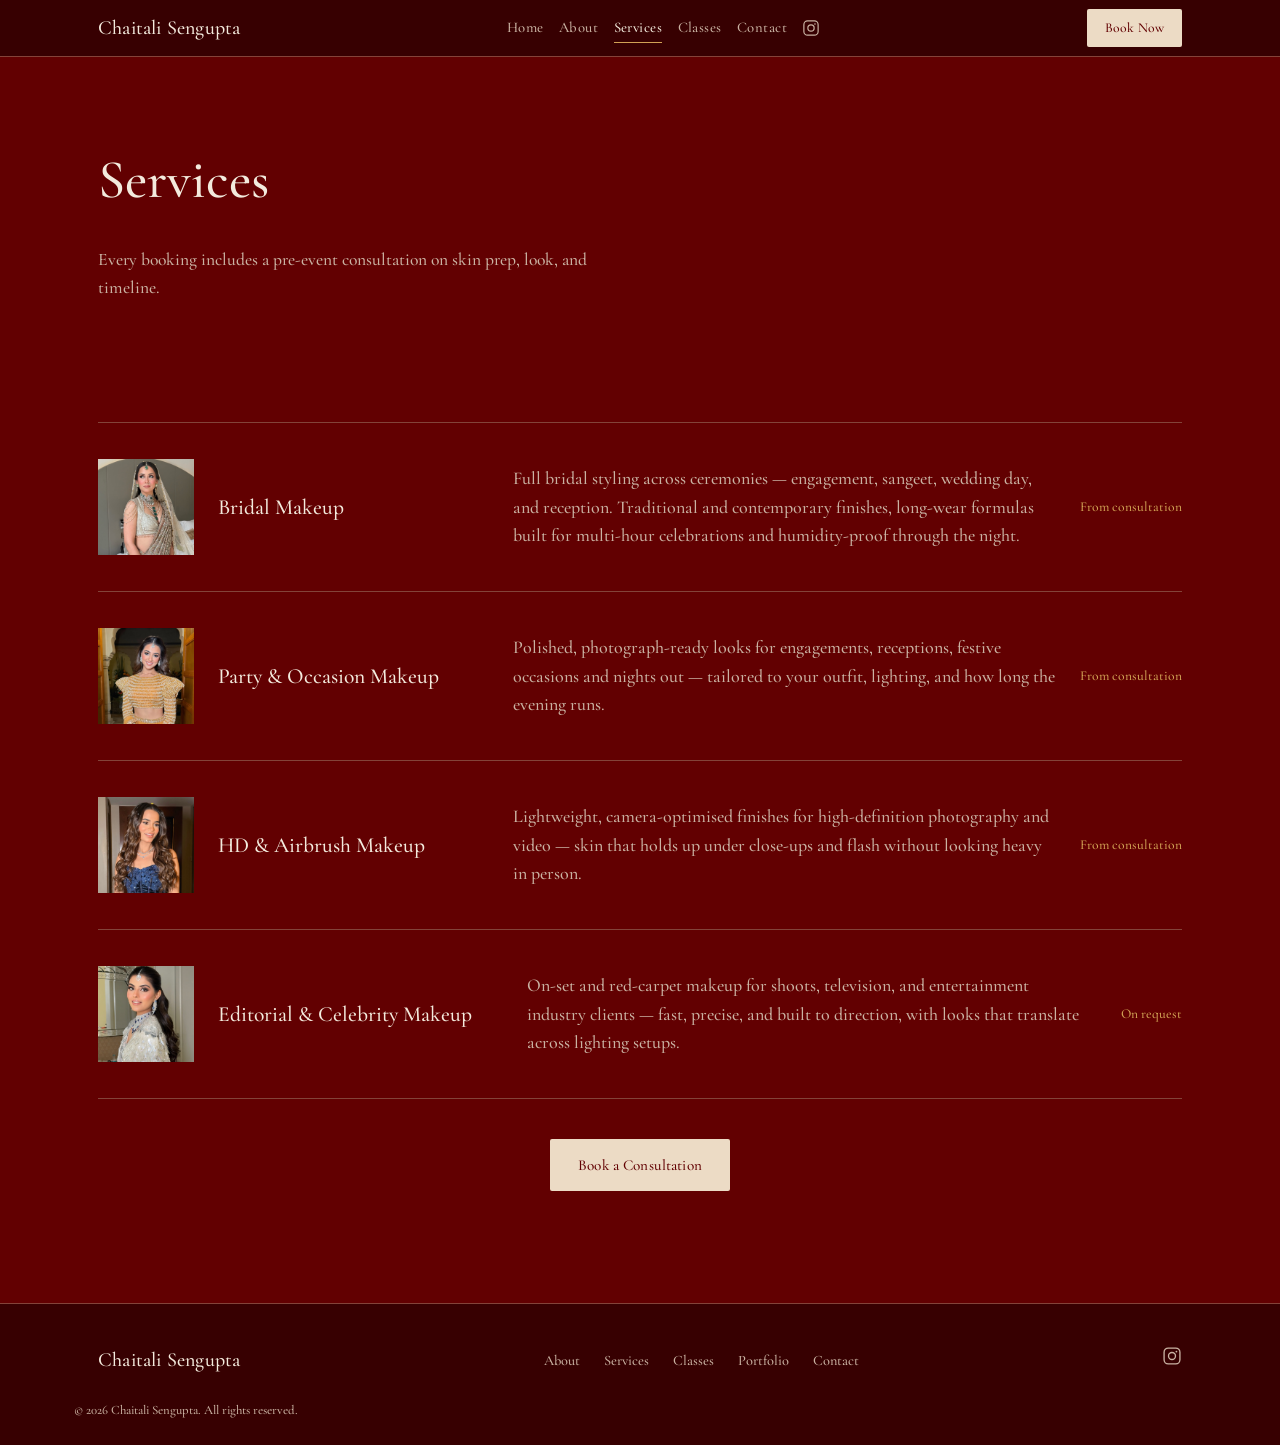
<file: services.html>
<!DOCTYPE html>
<html lang="en">
<head>
<meta charset="UTF-8">
<meta name="viewport" content="width=device-width, initial-scale=1.0">
<title>Services — Chaitali Sengupta</title>
<meta name="description" content="Bridal, party, HD and airbrush, editorial and celebrity makeup services by Chaitali Sengupta.">
<link rel="icon" href="assets/images/favicon.svg" type="image/svg+xml">
<link rel="preconnect" href="https://fonts.googleapis.com">
<link rel="preconnect" href="https://fonts.gstatic.com" crossorigin>
<link href="https://fonts.googleapis.com/css2?family=Cormorant+Garamond:ital,wght@0,400;0,500;0,600;0,700;1,400;1,500&display=swap" rel="stylesheet">
<link rel="stylesheet" href="css/styles.css?v=6">
</head>
<body>

<a class="skip-link" href="#main">Skip to content</a>

<header class="site-header">
  <div class="wrap header-inner">
    <a href="index.html" class="wordmark">Chaitali Sengupta</a>

    <nav class="main-nav" id="main-nav" aria-label="Primary">
      <a href="index.html">Home</a>
      <a href="about.html">About</a>
      <a href="services.html" aria-current="page">Services</a>
      <a href="classes.html">Classes</a>
      <a href="contact.html">Contact</a>
      <a href="https://www.instagram.com/facesbychaitalisengupta/" target="_blank" rel="noopener" class="nav-instagram" aria-label="Instagram">
        <svg viewBox="0 0 24 24" width="18" height="18" fill="none" stroke="currentColor" stroke-width="1.6"><rect x="2.5" y="2.5" width="19" height="19" rx="5"/><circle cx="12" cy="12" r="4.2"/><circle cx="17.3" cy="6.7" r="1.1" fill="currentColor" stroke="none"/></svg>
      </a>
      <a href="contact.html" class="btn btn-primary btn-small header-cta-mobile">Book Now</a>
    </nav>

    <a href="contact.html" class="btn btn-primary btn-small header-cta-desktop">Book Now</a>

    <button class="nav-toggle" id="nav-toggle" aria-expanded="false" aria-controls="main-nav" aria-label="Toggle menu">
      <span></span><span></span><span></span>
    </button>
  </div>
</header>

<main id="main">

  <div class="wrap page-header reveal">
    <h1>Services</h1>
    <p>Every booking includes a pre-event consultation on skin prep, look, and timeline.</p>
  </div>

  <section class="services">
    <div class="wrap">
      <div class="service-list">
        <article class="service-row reveal">
          <div class="service-thumb">
            <img src="assets/images/thumbs/bridal-emerald-01.jpg" alt="Bridal makeup, emerald jewellery">
          </div>
          <h3>Bridal Makeup</h3>
          <p>
            Full bridal styling across ceremonies — engagement, sangeet, wedding day,
            and reception. Traditional and contemporary finishes, long-wear formulas
            built for multi-hour celebrations and humidity-proof through the night.
          </p>
          <span class="service-price">From consultation</span>
        </article>

        <article class="service-row reveal">
          <div class="service-thumb">
            <img src="assets/images/thumbs/festive-gold-02.jpg" alt="Party and occasion makeup, gold beaded blouse">
          </div>
          <h3>Party &amp; Occasion Makeup</h3>
          <p>
            Polished, photograph-ready looks for engagements, receptions, festive
            occasions and nights out — tailored to your outfit, lighting, and how
            long the evening runs.
          </p>
          <span class="service-price">From consultation</span>
        </article>

        <article class="service-row reveal">
          <div class="service-thumb">
            <img src="assets/images/thumbs/party-navy-corset.jpg" alt="HD and airbrush makeup, close-up skin finish">
          </div>
          <h3>HD &amp; Airbrush Makeup</h3>
          <p>
            Lightweight, camera-optimised finishes for high-definition photography
            and video — skin that holds up under close-ups and flash without
            looking heavy in person.
          </p>
          <span class="service-price">From consultation</span>
        </article>

        <article class="service-row reveal">
          <div class="service-thumb">
            <img src="assets/images/thumbs/editorial-silver-sequin.jpg" alt="Editorial and celebrity makeup, sequin cape look">
          </div>
          <h3>Editorial &amp; Celebrity Makeup</h3>
          <p>
            On-set and red-carpet makeup for shoots, television, and entertainment
            industry clients — fast, precise, and built to direction, with looks
            that translate across lighting setups.
          </p>
          <span class="service-price">On request</span>
        </article>
      </div>

      <div class="classes-cta reveal">
        <a href="contact.html" class="btn btn-primary">Book a Consultation</a>
      </div>
    </div>
  </section>

</main>

<footer class="site-footer">
  <div class="wrap footer-inner">
    <a href="index.html" class="wordmark">Chaitali Sengupta</a>
    <nav aria-label="Footer">
      <a href="about.html">About</a>
      <a href="services.html">Services</a>
      <a href="classes.html">Classes</a>
      <a href="portfolio.html">Portfolio</a>
      <a href="contact.html">Contact</a>
    </nav>
    <a href="https://www.instagram.com/facesbychaitalisengupta/" target="_blank" rel="noopener" class="footer-instagram" aria-label="Instagram">
      <svg viewBox="0 0 24 24" width="20" height="20" fill="none" stroke="currentColor" stroke-width="1.6"><rect x="2.5" y="2.5" width="19" height="19" rx="5"/><circle cx="12" cy="12" r="4.2"/><circle cx="17.3" cy="6.7" r="1.1" fill="currentColor" stroke="none"/></svg>
    </a>
  </div>
  <p class="footer-copy">&copy; <span id="year"></span> Chaitali Sengupta. All rights reserved.</p>
</footer>

<script src="js/main.js?v=5"></script>
</body>
</html>
</file>
<file: css/styles.css>
/* ===================================================================
   Tokens
=================================================================== */
:root {
  /* red — the base surface */
  --bg: oklch(0.30 0.14 25);
  --bg-deep: oklch(0.20 0.10 22);
  --surface: oklch(0.35 0.145 26);
  --surface-2: oklch(0.46 0.09 30);
  --glow: oklch(0.42 0.17 28);

  /* beige — all text */
  --ink: oklch(0.94 0.020 75);
  --muted: oklch(0.78 0.035 55);

  /* interactive — beige fill, red text */
  --primary: oklch(0.90 0.035 75);
  --primary-deep: oklch(0.82 0.04 72);

  /* accent — warm gold, tags/dividers only */
  --accent: oklch(0.74 0.11 78);

  --white: oklch(1 0 0);

  --font-display: "Cormorant Garamond", serif;
  --font-body: "Cormorant Garamond", serif;
  --font-headline: "Cedarville Cursive", "Cormorant Garamond", cursive;
  --font-nav: "Cormorant Garamond", serif;

  --wrap: 1180px;
  --ease-out-expo: cubic-bezier(0.16, 1, 0.3, 1);

  --z-nav: 100;
  --z-cursor: 300;
}

/* ===================================================================
   Reset
=================================================================== */
*, *::before, *::after { box-sizing: border-box; }
html { scroll-behavior: smooth; }
@media (prefers-reduced-motion: reduce) {
  html { scroll-behavior: auto; }
}
body {
  margin: 0;
  background: var(--bg);
  color: var(--ink);
  font-family: var(--font-body);
  font-size: 18px;
  font-weight: 500;
  line-height: 1.6;
  -webkit-font-smoothing: antialiased;
}
img { max-width: 100%; display: block; }
h1, h2, h3 { font-family: var(--font-display); font-weight: 500; margin: 0; text-wrap: balance; }
p { margin: 0 0 1em; max-width: 62ch; }
p:last-child { margin-bottom: 0; }
a { color: inherit; text-decoration: none; }
ul { margin: 0; padding: 0; list-style: none; }
button { font-family: inherit; cursor: pointer; }
input, textarea, select { font-family: inherit; font-size: 1rem; }

.wrap {
  max-width: var(--wrap);
  margin-inline: auto;
  padding-inline: clamp(1.25rem, 4vw, 3rem);
}

.skip-link {
  position: absolute;
  left: -999px;
  top: 0;
  background: var(--primary);
  color: var(--bg);
  padding: 0.75em 1.25em;
  z-index: 1000;
}
.skip-link:focus { left: 1rem; top: 1rem; }

.sr-only {
  position: absolute;
  width: 1px;
  height: 1px;
  padding: 0;
  margin: -1px;
  overflow: hidden;
  clip: rect(0, 0, 0, 0);
  white-space: nowrap;
  border: 0;
}

/* ===================================================================
   Custom cursor
=================================================================== */
.cursor-dot { display: none; }
@media (hover: hover) and (pointer: fine) {
  body { cursor: none; }
  a, button, input, textarea, select { cursor: none; }

  .cursor-dot {
    display: block;
    position: fixed;
    top: 0;
    left: 0;
    width: 16px;
    height: 16px;
    margin: -8px 0 0 -8px;
    border-radius: 50%;
    background: var(--ink);
    pointer-events: none;
    z-index: var(--z-cursor);
    will-change: transform;
    transition: opacity 0.2s var(--ease-out-expo);
  }
  .cursor-dot.is-hidden { opacity: 0; }
}

/* ===================================================================
   Reveal animation
=================================================================== */
.reveal {
  opacity: 0;
  transform: translateY(16px);
  transition: opacity 0.7s var(--ease-out-expo), transform 0.7s var(--ease-out-expo);
}
.reveal.is-visible { opacity: 1; transform: translateY(0); }
@media (prefers-reduced-motion: reduce) {
  .reveal { opacity: 1; transform: none; transition: none; }
}

/* Train effect — photo enters from the left, text enters from the right,
   both meeting at center when the section scrolls into view. */
.train-left,
.train-right {
  opacity: 0;
  transition: opacity 1.86s var(--ease-out-expo), transform 1.86s var(--ease-out-expo);
  will-change: transform;
}
.train-left { transform: translateX(-42vw); }
.train-right { transform: translateX(42vw); }
.train-left.is-visible,
.train-right.is-visible {
  opacity: 1;
  transform: translateX(0);
}
@media (prefers-reduced-motion: reduce) {
  .train-left,
  .train-right {
    opacity: 1;
    transform: none;
    transition: none;
  }
}

/* ===================================================================
   Buttons
=================================================================== */
.btn {
  display: inline-flex;
  align-items: center;
  justify-content: center;
  gap: 0.5em;
  padding: 0.85em 1.75em;
  border-radius: 2px;
  font-size: 0.95rem;
  font-weight: 500;
  letter-spacing: 0.01em;
  border: 1px solid transparent;
  transition: background-color 0.3s var(--ease-out-expo), color 0.3s var(--ease-out-expo), border-color 0.3s var(--ease-out-expo);
  white-space: nowrap;
}
.btn-primary { background: var(--primary); color: var(--bg); }
.btn-primary:hover { background: var(--primary-deep); }
.btn-outline { border-color: var(--ink); color: var(--ink); }
.btn-outline:hover { background: var(--ink); color: var(--bg); }
.btn-small { padding: 0.55em 1.25em; font-size: 0.85rem; }
.btn-full { width: 100%; }

/* ===================================================================
   Header / Nav
=================================================================== */
.site-header {
  position: sticky;
  top: 0;
  z-index: var(--z-nav);
  background: var(--bg-deep);
  border-bottom: 1px solid var(--surface-2);
}
.header-inner {
  display: grid;
  grid-template-columns: auto 1fr auto;
  align-items: center;
  column-gap: 1.5rem;
  height: 56px;
}
.header-inner .main-nav { justify-self: center; }
.header-cta-desktop { justify-self: end; }
.nav-instagram {
  display: inline-flex;
  color: var(--muted);
  transition: color 0.3s var(--ease-out-expo);
}
.nav-instagram:hover { color: var(--ink); }
.wordmark {
  font-family: var(--font-display);
  font-size: 1.25rem;
  letter-spacing: 0.01em;
  color: var(--ink);
  white-space: nowrap;
  flex-shrink: 0;
}
.main-nav {
  display: flex;
  align-items: center;
  gap: clamp(0.65rem, 1.2vw, 1.35rem);
  font-size: 0.92rem;
  font-family: var(--font-nav);
  letter-spacing: 0.03em;
}
.main-nav a:not(.btn) {
  position: relative;
  padding-block: 0.25em;
  color: var(--muted);
}
.main-nav a:not(.btn)::after {
  content: "";
  position: absolute;
  left: 0; right: 100%;
  bottom: 0;
  height: 1px;
  background: var(--accent);
  transition: right 0.3s var(--ease-out-expo);
}
.main-nav a:not(.btn):hover { color: var(--ink); }
.main-nav a:not(.btn):hover::after { right: 0; }
.main-nav a[aria-current="page"] { color: var(--ink); }
.main-nav a[aria-current="page"]::after { right: 0; }

.nav-toggle {
  display: none;
  grid-column: 3;
  justify-self: end;
  flex-direction: column;
  justify-content: center;
  gap: 5px;
  width: 40px;
  height: 40px;
  background: none;
  border: none;
  padding: 0;
}
.header-cta-mobile { display: none; }
.nav-toggle span {
  display: block;
  height: 1.5px;
  background: var(--ink);
  width: 100%;
  transition: transform 0.3s var(--ease-out-expo), opacity 0.3s var(--ease-out-expo);
}
.nav-toggle[aria-expanded="true"] span:nth-child(1) { transform: translateY(6.5px) rotate(45deg); }
.nav-toggle[aria-expanded="true"] span:nth-child(2) { opacity: 0; }
.nav-toggle[aria-expanded="true"] span:nth-child(3) { transform: translateY(-6.5px) rotate(-45deg); }

/* ===================================================================
   Hero (home page)
=================================================================== */
.hero {
  position: relative;
  overflow: hidden;
  min-height: calc(100vh - 56px);
  min-height: calc(100dvh - 56px);
  display: flex;
  align-items: center;
  padding-block: clamp(2rem, 6vw, 4rem);
}
.hero > .wrap { width: 100%; }
.hero-arc {
  position: absolute;
  top: -30%;
  right: -18%;
  width: 60vw;
  height: 60vw;
  max-width: 780px;
  max-height: 780px;
  border-radius: 50%;
  background: radial-gradient(circle at 35% 35%, var(--glow), transparent 70%);
  z-index: 0;
}
.hero-inner {
  position: relative;
  z-index: 1;
  display: grid;
  grid-template-columns: 1fr minmax(300px, 494px);
  gap: clamp(2rem, 5vw, 4rem);
  align-items: center;
}
.hero-kicker {
  font-size: 0.9rem;
  letter-spacing: 0.03em;
  color: var(--accent);
  margin-bottom: 1.25em;
}
.hero-title {
  font-size: clamp(2.4rem, 5.5vw, 4.5rem);
  line-height: 1.05;
  letter-spacing: -0.02em;
  margin-bottom: 0.5em;
}
.hero-title-typewriter {
  font-family: var(--font-headline);
  font-size: clamp(2.1rem, 4.4vw, 3.6rem);
  font-weight: 400;
  text-wrap: normal;
  white-space: pre-line;
}
.typewriter-cursor {
  display: inline-block;
  color: var(--accent);
  font-weight: 300;
  animation: caret-blink 1s step-end infinite;
}
@media (prefers-reduced-motion: reduce) {
  .typewriter-cursor { animation: caret-blink 1.6s step-end infinite; }
}
@keyframes caret-blink {
  0%, 49% { opacity: 1; }
  50%, 100% { opacity: 0; }
}
.hero-lede {
  color: var(--muted);
  font-size: 1.1rem;
  max-width: 46ch;
}
.hero-actions {
  display: flex;
  flex-wrap: wrap;
  gap: 1rem;
  margin-top: 1.75rem;
}
.hero-portrait { display: flex; justify-content: center; }
.portrait-frame {
  width: min(494px, 100%, 51vh);
  max-height: 68vh;
  aspect-ratio: 3/4;
  border-radius: 286px 286px 16px 16px;
  overflow: hidden;
  position: relative;
  box-shadow: 0 30px 60px -20px oklch(0.10 0.08 22 / 0.55);
}
.portrait-frame img {
  width: 100%;
  height: 100%;
  object-fit: cover;
  object-position: top center;
}

/* Crossfade — three images cycling through the same frame */
.portrait-frame-crossfade img {
  position: absolute;
  inset: 0;
  animation: hero-crossfade 12s ease-in-out infinite;
}
.portrait-frame-crossfade img:nth-child(1) { animation-delay: 0s; }
.portrait-frame-crossfade img:nth-child(2) { animation-delay: -4s; }
.portrait-frame-crossfade img:nth-child(3) { animation-delay: -8s; }
@keyframes hero-crossfade {
  0%   { opacity: 0; }
  4%   { opacity: 1; }
  29%  { opacity: 1; }
  33%  { opacity: 0; }
  100% { opacity: 0; }
}
@media (prefers-reduced-motion: reduce) {
  .portrait-frame-crossfade img { animation: none; opacity: 0; }
  .portrait-frame-crossfade img:first-child { opacity: 1; }
}

/* ===================================================================
   Page header (subpages)
=================================================================== */
.page-header {
  padding-block: clamp(3rem, 7vw, 5rem) clamp(2.5rem, 5vw, 3.5rem);
}
.page-header h1 {
  font-size: clamp(2.2rem, 4.5vw, 3.4rem);
  margin-bottom: 0.4em;
}
.page-header p { color: var(--muted); font-size: 1.1rem; }


/* ===================================================================
   About
=================================================================== */
.about { padding-block: clamp(2rem, 6vw, 4rem) clamp(4rem, 9vw, 7rem); }
.about-inner {
  display: grid;
  grid-template-columns: 1.15fr 0.85fr;
  gap: clamp(2rem, 6vw, 4.5rem);
  align-items: start;
}
.about-inner-text-only {
  grid-template-columns: 1fr;
  max-width: 62ch;
  margin-inline: auto;
  text-align: center;
}
.about-inner-text-only .hero-actions { justify-content: center; }
.about-copy {
  display: flex;
  flex-direction: column;
  gap: 1.5rem;
}

/* ===================================================================
   About + Portfolio merge — the first About photo is glued to the
   right edge of the viewport and its vertical position is a direct
   function of scroll (no easing). Once the pinned dock stage below
   engages, further scroll drives its horizontal dock onto the
   marquee's anchored first slot, in lockstep, while the page holds
   still. Fully reversible: scrolling back up is the same mapping run
   backwards, automatically (see js/main.js for the scroll math).
=================================================================== */
.follow-photo {
  position: fixed;
  top: 0;
  left: 0;
  width: 240px;
  aspect-ratio: 4/5;
  border-radius: 8px;
  overflow: hidden;
  z-index: 30;
  pointer-events: none;
  opacity: 0;
  transform: translate3d(-50%, -50%, 0);
}
.follow-photo img { width: 100%; height: 100%; object-fit: cover; display: block; }
.follow-photo.is-following { opacity: 1; }
/* Position is set directly from scroll math every tick, never a CSS
   transition — any transition here would fight the 1:1 scroll lockstep. */
/* Once anchored, the photo is reparented into the marquee's anchor slot
   and scrolls with the page instead of staying glued to the viewport. */
.follow-photo.is-anchored {
  position: absolute;
  inset: 0;
  width: 100%;
  opacity: 1;
  transform: none;
  transition: none;
}
@media (prefers-reduced-motion: reduce) {
  .follow-photo { display: none; }
}

/* Portfolio dock — a tall spacer reserves extra scroll distance; its
   sticky stage pins the marquee in place (background holds still) while
   that reserved distance is scrolled through, driving the horizontal
   dock 1:1 with scroll. Height of the spacer is set by JS (depends on
   the measured travel distance). */
.portfolio-dock-spacer {
  position: relative;
}
.portfolio-dock-stage {
  position: sticky;
  top: 0;
  height: 100vh;
  height: 100dvh;
  display: flex;
  align-items: center;
}
/* Reduced motion skips the scroll-jack entirely, so the spacer/stage
   have nothing to reserve height for — without this, the spacer (which
   JS never sizes in that path) collapses to the stage's own 100dvh box,
   leaving a near-full-viewport gap of empty space around the marquee. */
.portfolio-dock-stage.is-static {
  position: static;
  height: auto;
  display: block;
}

/* Portfolio marquee — the anchored photo sits fixed at the left edge;
   the rest of the portfolio opens one card after another, then scrolls
   past it endlessly. */
.portfolio-marquee {
  display: flex;
  gap: 8px;
  width: 100%;
}
.portfolio-marquee-anchor {
  position: relative;
  flex: 0 0 auto;
  width: 260px;
  aspect-ratio: 4/5;
  border-radius: 8px;
  overflow: hidden;
  /* Transparent, not var(--surface) — this slot sits empty until the
     follow-photo docks into it, and a surface-tinted box would show as
     a mismatched red rectangle next to the still-floating photo for the
     entire follow/docking phase. */
  background: transparent;
}
.portfolio-marquee-viewport {
  flex: 1 1 auto;
  min-width: 0;
  overflow: hidden;
  /* Closed by default — a single continuous mask over the whole row,
     driven directly from scroll position (pinProgress, in js/main.js)
     in lockstep with the photo's leftward travel, so the carousel
     reads as being wiped into view by the photo's own motion. Grows
     right-to-left (left-side inset) — the reveal edge trails the
     moving photo, as if the photo itself is uncovering it. is-playing
     (added once the photo has fully docked) takes it fully open and
     keeps it there while the marquee autoplays. */
  clip-path: inset(0 0 0 100%);
}
.portfolio-marquee.is-playing .portfolio-marquee-viewport {
  clip-path: inset(0 0 0 0);
}
/* Autoplay only once fully docked — the shared DOCK_SPEED_PX_PER_MS
   constant (js/main.js) sets --marquee-duration so this pace matches
   the speed the photo was moving at while it finished its dock. The
   animation itself is always attached and paused via play-state (not
   added/removed with the animation shorthand) so that toggling
   is-playing near the play threshold pauses/resumes in place instead
   of restarting the loop from 0%. */
.portfolio-marquee-track {
  display: flex;
  gap: 8px;
  width: max-content;
  animation: portfolio-marquee-scroll var(--marquee-duration, 36s) linear infinite;
  animation-play-state: paused;
}
.portfolio-marquee.is-playing .portfolio-marquee-track {
  animation-play-state: running;
}
@keyframes portfolio-marquee-scroll {
  from { transform: translateX(0); }
  to { transform: translateX(-50%); }
}
.portfolio-marquee-card {
  position: relative;
  flex: 0 0 auto;
  width: 260px;
  aspect-ratio: 4/5;
  border-radius: 8px;
  overflow: hidden;
  margin: 0;
  background: var(--surface);
}
.portfolio-marquee-card img {
  width: 100%;
  height: 100%;
  object-fit: cover;
  transition: transform 0.6s var(--ease-out-expo);
}
.portfolio-marquee-card:hover img { transform: scale(1.05); }
@media (prefers-reduced-motion: reduce) {
  .portfolio-marquee-viewport { clip-path: none; }
  .portfolio-marquee.is-playing .portfolio-marquee-track { animation: none; }
}
@media (max-width: 900px) {
  .portfolio-marquee-anchor, .portfolio-marquee-card { width: 200px; }
}
.about .lede { font-size: 1.15rem; color: var(--ink); }
.about p { color: var(--muted); }
.about .lede { color: var(--ink); }
.about-facts {
  margin-top: 2rem;
  display: grid;
  gap: 1rem;
  border-top: 1px solid var(--surface-2);
  padding-top: 1.5rem;
}
.about-facts li {
  display: flex;
  gap: 1rem;
  font-size: 0.95rem;
  color: var(--muted);
}
.about-facts span {
  font-family: var(--font-display);
  color: var(--accent);
  min-width: 6.5em;
  flex-shrink: 0;
}

/* ===================================================================
   Section head (shared)
=================================================================== */
.section-head {
  max-width: 56ch;
  margin-bottom: clamp(2.5rem, 5vw, 3.5rem);
}
.section-head h2 { font-size: clamp(1.9rem, 3.5vw, 2.6rem); margin-bottom: 0.4em; }
.section-head p { color: var(--muted); }

/* ===================================================================
   Services
=================================================================== */
.services { padding-block: clamp(2rem, 6vw, 4rem) clamp(4rem, 9vw, 7rem); }
.service-list { border-top: 1px solid var(--surface-2); }
.service-row {
  padding-block: clamp(1.75rem, 3vw, 2.25rem);
  border-bottom: 1px solid var(--surface-2);
  display: grid;
  grid-template-columns: 96px 1fr 2fr auto;
  gap: 1.5rem;
  align-items: center;
}
.service-thumb {
  width: 96px;
  height: 96px;
  overflow: hidden;
  flex-shrink: 0;
}
.service-thumb img {
  width: 100%;
  height: 100%;
  object-fit: cover;
  object-position: top center;
}
.service-row h3 { font-size: 1.35rem; }
.service-row p { color: var(--muted); margin: 0; }
.service-price {
  font-size: 0.85rem;
  color: var(--accent);
  white-space: nowrap;
  justify-self: end;
}

/* ===================================================================
   Classes
=================================================================== */
.classes { padding-block: clamp(2rem, 6vw, 4rem) clamp(4rem, 9vw, 7rem); }
.class-list {
  display: grid;
  grid-template-columns: repeat(3, 1fr);
  gap: 1px;
  background: var(--surface-2);
  border: 1px solid var(--surface-2);
}
.class-row {
  background: var(--bg);
  padding: clamp(1.75rem, 3vw, 2.25rem);
}
.class-row-head {
  display: flex;
  justify-content: space-between;
  align-items: flex-start;
  gap: 1rem;
  margin-bottom: 0.75em;
}
.class-row h3 { font-size: 1.2rem; }
.class-tag {
  font-size: 0.75rem;
  color: var(--accent);
  border: 1px solid color-mix(in oklch, var(--accent) 45%, transparent);
  padding: 0.3em 0.7em;
  border-radius: 2px;
  white-space: nowrap;
}
.class-row p { color: var(--muted); margin: 0; }
.classes-cta { margin-top: 2.5rem; text-align: center; }

/* ===================================================================
   Portfolio
=================================================================== */
.portfolio { padding-block: clamp(2rem, 6vw, 4rem) clamp(4rem, 9vw, 7rem); }
.gallery {
  display: grid;
  grid-template-columns: repeat(4, 1fr);
  grid-auto-rows: 220px;
  gap: 0.75rem;
}
.gallery-item {
  margin: 0;
  position: relative;
  overflow: hidden;
  background: var(--surface);
}
.gallery-item img {
  width: 100%;
  height: 100%;
  object-fit: cover;
  transition: transform 0.6s var(--ease-out-expo);
}
.gallery-item:hover img { transform: scale(1.05); }
.gallery-item.span-tall { grid-row: span 2; }
.gallery-item.span-wide { grid-column: span 2; }
.gallery-scrim {
  position: absolute;
  inset: auto 0 0 0;
  padding: 1.6rem 1.1rem 0.9rem;
  background: linear-gradient(to top, oklch(0.12 0.06 20 / 0.75), transparent);
}
.gallery-tag {
  font-size: 0.8rem;
  letter-spacing: 0.02em;
  color: var(--ink);
}
.portfolio-cta { margin-top: 2.5rem; text-align: center; }

/* ===================================================================
   Contact
=================================================================== */
.contact { padding-block: clamp(2rem, 6vw, 4rem) clamp(4rem, 9vw, 7rem); }
.contact-inner {
  display: grid;
  grid-template-columns: 0.85fr 1.15fr;
  gap: clamp(2.5rem, 6vw, 5rem);
}
.contact .lede { color: var(--muted); }
.contact-details {
  margin-top: 2.25rem;
  display: grid;
  gap: 1.25rem;
  border-top: 1px solid var(--surface-2);
  padding-top: 1.5rem;
}
.contact-details li { display: flex; flex-direction: column; gap: 0.2em; }
.contact-label { font-size: 0.8rem; color: var(--muted); }
.contact-details a:hover { color: var(--accent); }

.contact-form {
  background: var(--surface);
  padding: clamp(1.75rem, 4vw, 2.75rem);
  display: grid;
  gap: 1.25rem;
}
.form-row { display: grid; gap: 0.5em; }
.form-row label { font-size: 0.85rem; color: var(--muted); }
.form-row-split { grid-template-columns: 1fr 1fr; display: grid; gap: 1.25rem; }
.form-row-split > div { display: grid; gap: 0.5em; }
.contact-form input,
.contact-form select,
.contact-form textarea {
  background: var(--bg);
  border: 1px solid var(--surface-2);
  border-radius: 2px;
  padding: 0.75em 0.9em;
  color: var(--ink);
  transition: border-color 0.25s var(--ease-out-expo);
}
.contact-form input:focus,
.contact-form select:focus,
.contact-form textarea:focus {
  outline: none;
  border-color: var(--accent);
}
.contact-form textarea { resize: vertical; }

/* ===================================================================
   Footer
=================================================================== */
.site-footer {
  background: var(--bg-deep);
  border-top: 1px solid var(--surface-2);
  padding-block: 2.5rem 1.5rem;
}
.footer-inner {
  display: flex;
  align-items: center;
  justify-content: space-between;
  gap: 1.5rem;
  flex-wrap: wrap;
  padding-bottom: 1.5rem;
}
.footer-inner nav { display: flex; gap: 1.5rem; flex-wrap: wrap; font-size: 0.9rem; color: var(--muted); }
.footer-instagram { color: var(--muted); }
.footer-instagram:hover { color: var(--accent); }
.footer-copy {
  text-align: center;
  font-size: 0.8rem;
  color: var(--muted);
  margin: 0;
}

/* ===================================================================
   Responsive
=================================================================== */
@media (max-width: 900px) {
  .hero-inner { grid-template-columns: 1fr; }
  .hero-portrait { order: -1; }
  .portrait-frame { width: min(338px, 91%); }
  .about-inner { grid-template-columns: 1fr; }
  .service-row {
    grid-template-columns: 72px 1fr;
    grid-template-areas:
      "thumb title"
      "thumb desc"
      "thumb price";
    gap: 0.5rem 1.25rem;
  }
  .service-thumb { grid-area: thumb; width: 72px; height: 72px; }
  .service-row h3 { grid-area: title; }
  .service-row p { grid-area: desc; }
  .service-row .service-price { grid-area: price; justify-self: start; margin-top: 0.25rem; }
  .class-list { grid-template-columns: 1fr; }
  .contact-inner { grid-template-columns: 1fr; }
  .gallery { grid-template-columns: repeat(2, 1fr); }
  .gallery-item.span-wide { grid-column: span 2; }
}

@media (max-width: 720px) {
  .main-nav {
    position: fixed;
    top: 56px;
    left: 0;
    right: 0;
    height: calc(100vh - 56px);
    height: calc(100dvh - 56px);
    background: var(--bg);
    flex-direction: column;
    justify-content: flex-start;
    align-items: flex-start;
    padding: 2rem clamp(1.25rem, 4vw, 3rem);
    gap: 1.5rem;
    font-size: 1.15rem;
    overflow-y: auto;
    transform: translateX(100%);
    transition: transform 0.35s var(--ease-out-expo);
    z-index: var(--z-nav);
  }
  .main-nav.is-open { transform: translateX(0); }
  .nav-toggle { display: flex; }
  .header-cta-desktop { display: none; }
  .header-cta-mobile { display: inline-flex; }
  .form-row-split { grid-template-columns: 1fr; }
}
</file>
